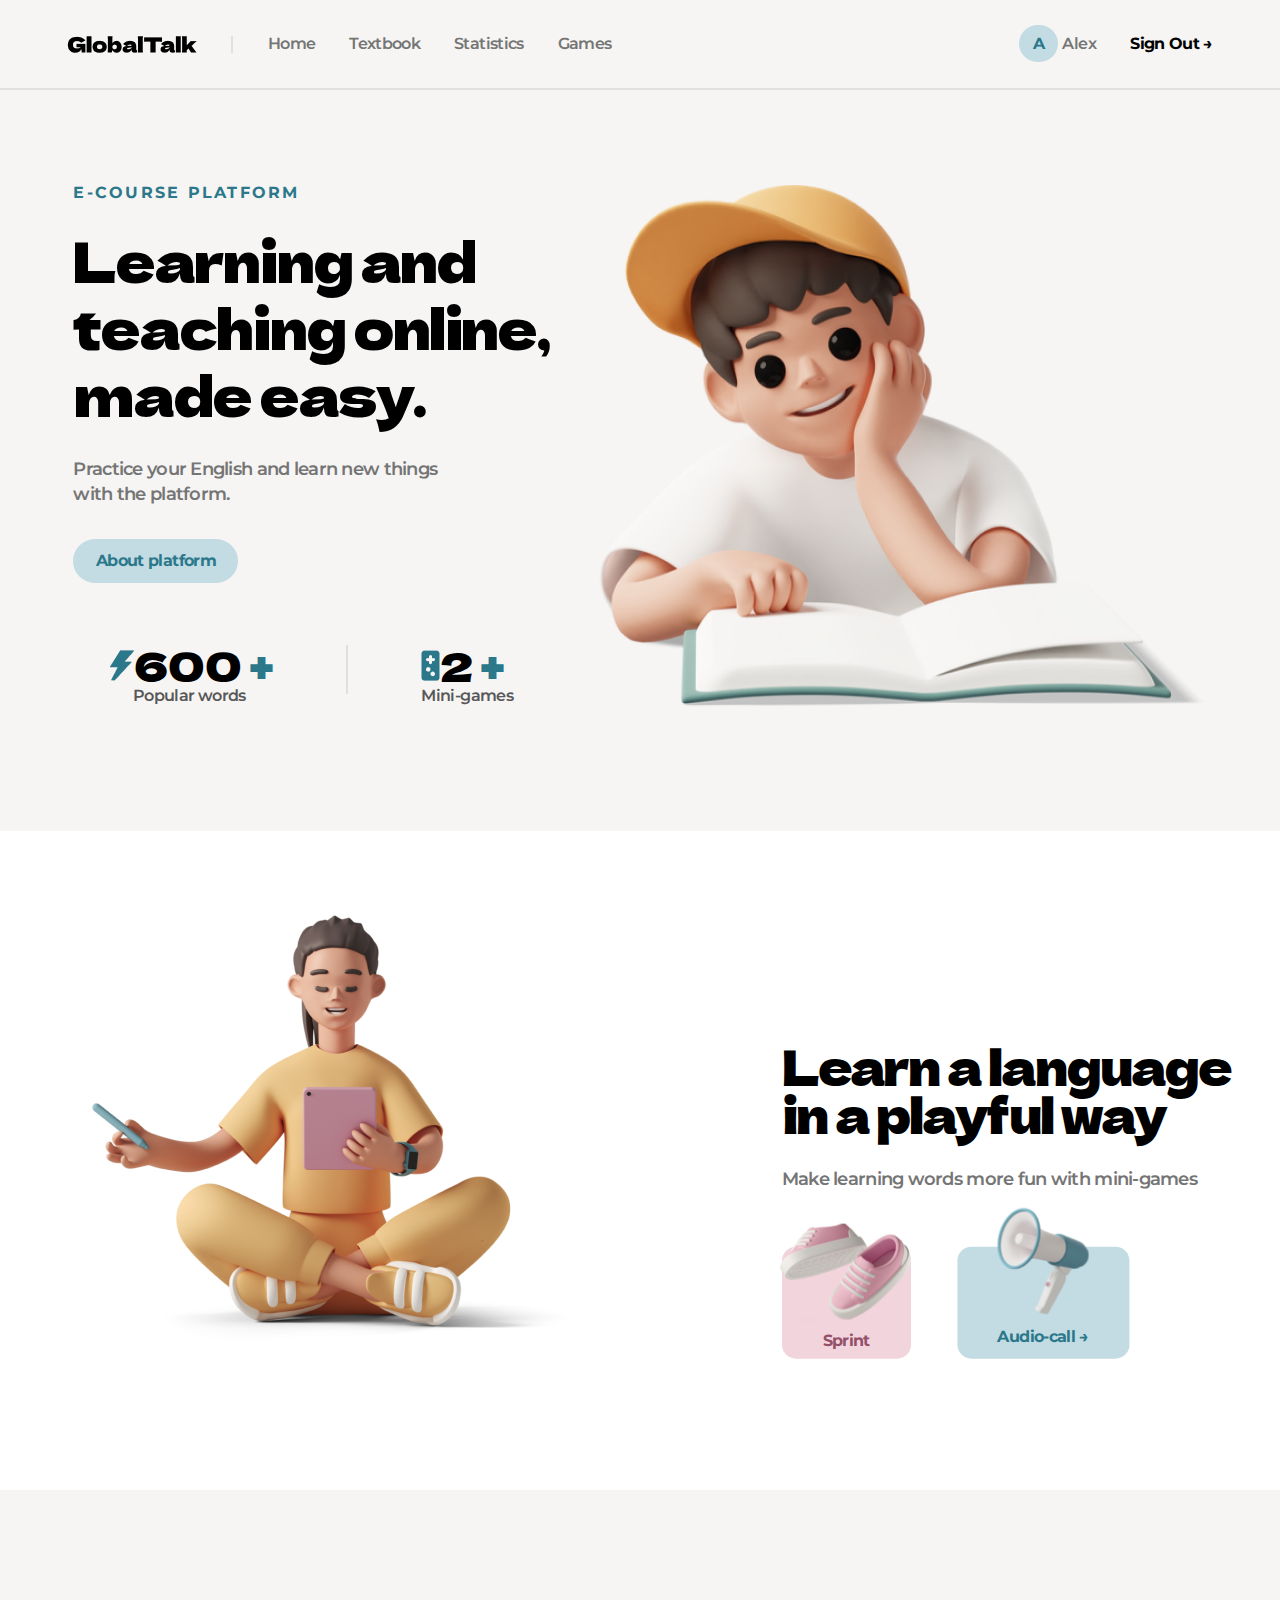
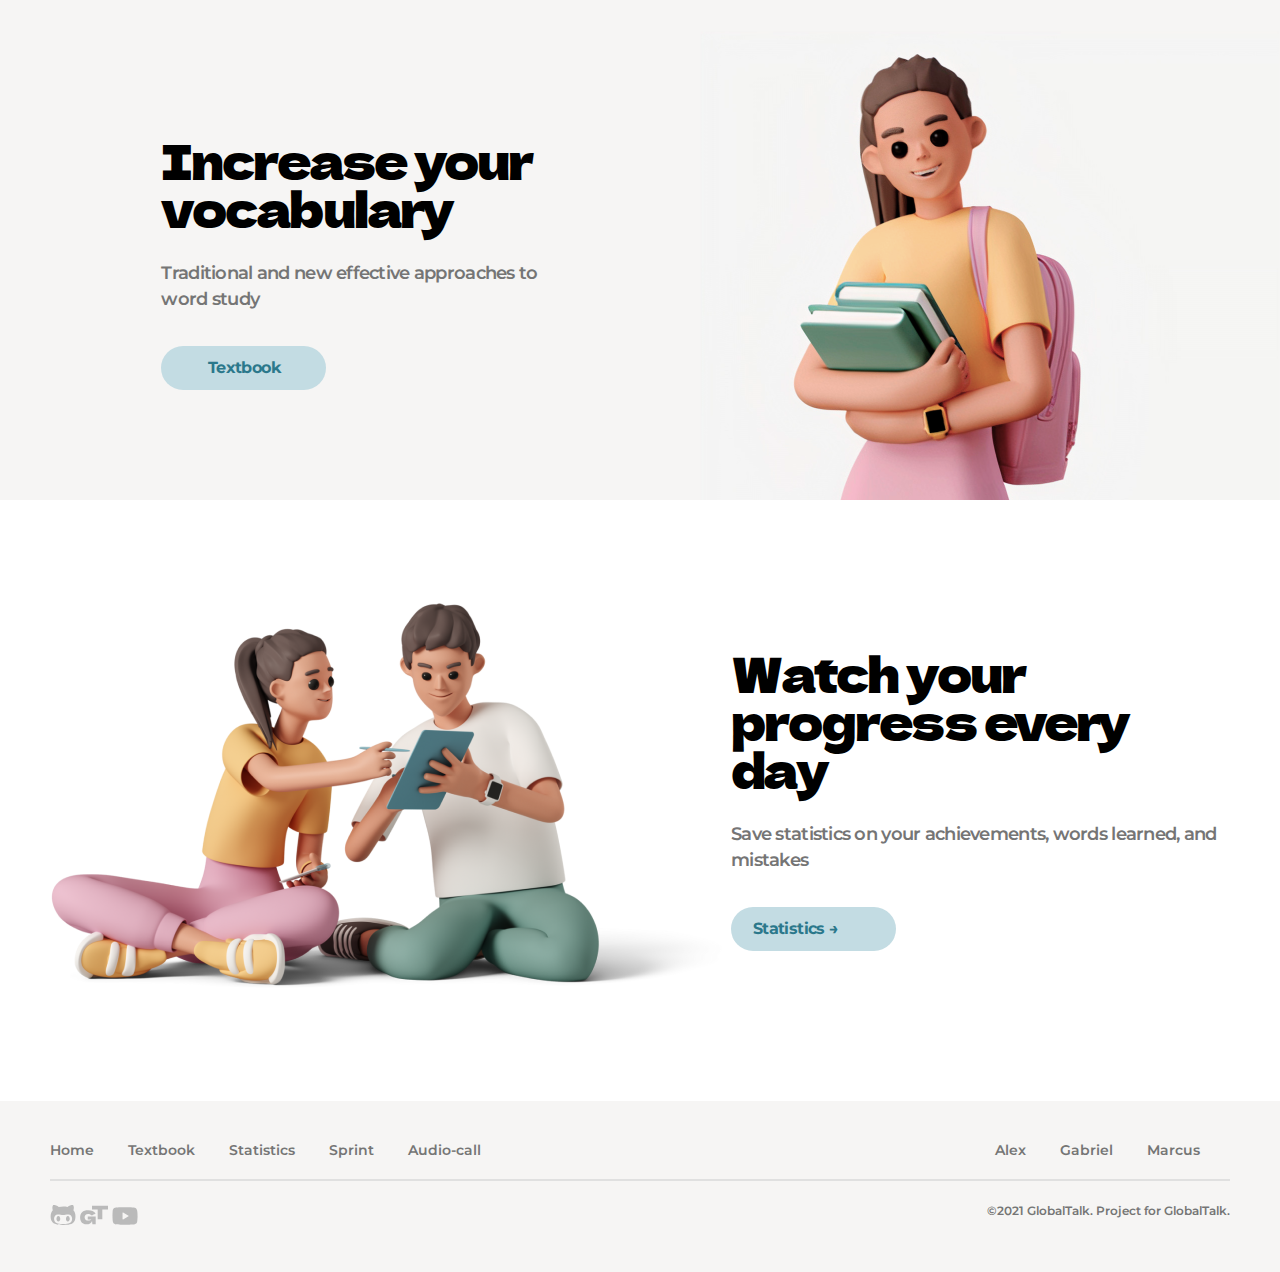
<file: index.htm>
<!DOCTYPE html>
<html lang="en">

<head>
    <meta charset="UTF-8">
    <meta http-equiv="X-UA-Compatible" content="IE=edge">
    <meta name="viewport" content="width=device-width, initial-scale=1.0">
    <title>E-learning</title>
    <link rel="stylesheet" href="assets/css/style.css">
    <link rel="stylesheet" href="assets/css/responsive.css">
</head>

<body>
    <header>
        <div class="container">
            <nav>
                <div class="menu">
                    <svg class="iconasagi" width="24" height="24" viewBox="0 0 24 24" fill="none"
                        xmlns="http://www.w3.org/2000/svg">
                        <path d="M2 7L22 7" stroke="black" stroke-width="1.4" stroke-linecap="square" />
                        <path d="M2 12.5L16 12.5" stroke="black" stroke-width="1.4" stroke-linecap="square" />
                        <path d="M2 18L8 18" stroke="black" stroke-width="1.4" stroke-linecap="square" />
                    </svg>

                    <img src="assets/img/logo.png" alt="" />
                    <hr />
                    <ul>
                        <li>
                            <a href="">Home</a>
                        </li>
                        <li>
                            <a href="">Textbook</a>
                        </li>
                        <li>
                            <a href=""> Statistics</a>
                        </li>
                        <li>
                            <a href="">Games</a>
                        </li>
                    </ul>
                </div>
                <div class="sign">
                    <a href="#">
                        <div>
                            <a class="A" href="#">A</a>
                            <a class="Alex" href="">Alex</a>
                        </div>
                        <svg class="iconasagi" width="9" height="6" viewBox="0 0 9 6" fill="none"
                            xmlns="http://www.w3.org/2000/svg">
                            <path d="M0.764587 0.608887L4.22676 4.07126L7.68914 0.608887" stroke="#757575"
                                stroke-width="1.6" />
                        </svg>
                    </a>
                    <button>Sign Out →</button>
                </div>
            </nav>
        </div>
        <hr />
    </header>

    <section class="firstsection">
        <div class="container">
            <div class="flex0">
                <div>
                    <h2>E-COURSE PLATFORM</h2>
                    <h1>Learning and <br />
                        teaching online, <br />
                        made easy.</h1>
                    <p class="p1">Practice your English and learn new things <br /> with the platform.</p>
                    <p class="res_p">Practice and learn new things with the platform.</p>
                    <button>About platform</button>
                    <div class="flex01">
                        <div>
                            <div class="flex600">
                                <img src="assets/img/vector1.png" alt="">
                                <h1>600 <span>+</span></h1>
                            </div>
                            <p class="p3">Popular words</p>
                        </div>
                        <hr />
                        <div>
                            <div class="flex600">
                                <img src="assets/img/vector2.png" alt="">
                                <h1>2 <span>+</span></h1>
                            </div>
                            <p class="p4">Mini-games</p>
                        </div>

                    </div>

                </div>
                <img class="boy" src="assets/img/casual-life-3d-boy-sitting-at-the-desk-with-open-book 9.png" alt="">
            </div>
        </div>
    </section>

    <section class="secondsection">
        <div class="container">
            <div class="flex2">
                <img src="assets/img/girl.png" alt="">
                <div>
                    <h1>Learn a language <br /> in a playful way</h1>
                    <p>Make learning words more fun with mini-games</p>
                    <div class="icons">
                        <div class="shoes">
                            <img src="assets2/img/shoes.png" alt="">
                            <a href="#">Sprint</a>
                        </div>
                        <div class="audio">
                            <img src="assets2/img/audio.png" alt="">
                            <a href="#">Audio-call →</a>
                        </div>
                    </div>
                </div>
            </div>
        </div>
    </section>

    <section class="thirdsection">
        <div class="flex2">
            <div class="container">
                <h1>Increase your <br /> vocabulary</h1>
                <p>Traditional and new effective approaches to <br /> word study</p>
                <button>Textbook</button>
            </div>
            <img src="assets/img/girl2.png" alt="">
        </div>
    </section>

    <section class="section4">
        <div class="container">
            <div class="flex2">
                <img src="assets/img/guys.png" alt="">
                <div>
                    <h1>Watch your progress every day</h1>
                    <p>Save statistics on your achievements, words learned, and mistakes</p>
                    <button>Statistics →</button>
                </div>
            </div>
        </div>
    </section>
    <footer>
        <div class="container">
            <div class="footer_menu">
                <div>
                    <ul>
                        <li>
                            <a href="">Home</a>
                        </li>
                        <li>
                            <a href="">Textbook</a>
                        </li>
                        <li>
                            <a href="">Statistics</a>
                        </li>
                        <li>
                            <a href="">Sprint</a>
                        </li>
                        <li>
                            <a href="">Audio-call</a>
                        </li>
                    </ul>
                </div>
                <div>
                    <ul>
                        <li>
                            <a href="#">Alex</a>
                        </li>
                        <li>
                            <a href="#">Gabriel</a>
                        </li>
                        <li>
                            <a href="#">Marcus</a>
                        </li>
                    </ul>
                </div>
            </div>
            <hr />
            <div class="footer_menu2">
                <div>
                    <svg width="26" height="20" viewBox="0 0 26 20" fill="none" xmlns="http://www.w3.org/2000/svg">
                        <path
                            d="M10.2615 13.7617C10.2615 14.8432 9.69812 16.613 8.36456 16.613C7.031 16.613 6.4676 14.8432 6.4676 13.7617C6.4676 12.6801 7.031 10.9104 8.36456 10.9104C9.69812 10.9104 10.2615 12.6801 10.2615 13.7617V13.7617ZM25.4527 11.1484C25.4527 12.7992 25.2873 14.5483 24.5482 16.0645C22.5892 20.0284 17.2033 19.9352 13.3473 19.9352C9.42934 19.9352 3.72295 20.0749 1.68644 16.0645C0.931788 14.5638 0.642334 12.7992 0.642334 11.1484C0.642334 8.98016 1.3608 6.93094 2.7874 5.26982C2.51862 4.4522 2.3894 3.59318 2.3894 2.74452C2.3894 1.63193 2.64267 1.07305 3.14405 0.0639648C5.48552 0.0639648 6.98448 0.529698 8.76773 1.9269C10.2667 1.56983 11.807 1.40941 13.3525 1.40941C14.7481 1.40941 16.154 1.55948 17.5082 1.8855C19.2656 0.503823 20.7646 0.0639648 23.0802 0.0639648C23.5868 1.07305 23.8349 1.63193 23.8349 2.74452C23.8349 3.59318 23.7005 4.43668 23.4369 5.23877C24.8583 6.91541 25.4527 8.98016 25.4527 11.1484V11.1484ZM22.1291 13.7617C22.1291 11.4899 20.7491 9.48729 18.3301 9.48729C17.3531 9.48729 16.4176 9.66323 15.4355 9.79778C14.6654 9.9168 13.8952 9.96337 13.1044 9.96337C12.3187 9.96337 11.5486 9.9168 10.7732 9.79778C9.80666 9.66323 8.86077 9.48729 7.87869 9.48729C5.45968 9.48729 4.0796 11.4899 4.0796 13.7617C4.0796 18.3052 8.23534 19.0038 11.8535 19.0038H14.3449C17.9786 19.0038 22.1291 18.3103 22.1291 13.7617V13.7617ZM17.8597 10.9104C16.5261 10.9104 15.9627 12.6801 15.9627 13.7617C15.9627 14.8432 16.5261 16.613 17.8597 16.613C19.1932 16.613 19.7567 14.8432 19.7567 13.7617C19.7567 12.6801 19.1932 10.9104 17.8597 10.9104Z"
                            fill="#BABABA" />
                    </svg>
                    <svg width="28" height="20" viewBox="0 0 28 20" fill="none" xmlns="http://www.w3.org/2000/svg">
                        <path
                            d="M7.75588 11.4868H15.6924V19.1817H12.4211L12.0308 15.8918C11.6591 17.069 10.9962 17.9426 10.042 18.5126C9.08793 19.0825 7.92316 19.3675 6.54774 19.3675C5.29623 19.3675 4.18103 19.0887 3.20213 18.5311C2.23562 17.9735 1.47356 17.1743 0.915961 16.1335C0.37075 15.0926 0.0981445 13.8783 0.0981445 12.4905C0.0981445 10.2724 0.761071 8.51908 2.08692 7.23041C3.41278 5.94173 5.47591 5.29739 8.27631 5.29739C9.87477 5.29739 11.2812 5.5576 12.4955 6.07803C13.7222 6.59846 14.7631 7.40388 15.6181 8.4943C15.0605 8.7793 13.97 9.34929 12.3468 10.2043L11.8821 10.4645C11.3989 9.98124 10.8351 9.6219 10.1907 9.38647C9.5464 9.13864 8.86489 9.01473 8.1462 9.01473C6.95665 9.01473 6.07068 9.3307 5.4883 9.96265C4.90591 10.5822 4.61472 11.3505 4.61472 12.2674C4.61472 13.2587 4.9245 14.0579 5.54406 14.6651C6.17601 15.2723 7.13632 15.5758 8.425 15.5758C8.9826 15.5758 9.52162 15.4953 10.042 15.3342C10.5749 15.1731 11.0209 14.8943 11.3803 14.4978H7.75588V11.4868Z"
                            fill="#BABABA" />
                        <path
                            d="M27.9968 4.53627C26.0514 4.47432 24.1618 4.43714 22.3279 4.42475V14.127H17.6812V4.42475C15.8349 4.43714 13.9515 4.47432 12.0308 4.53627V0.633059H27.9968V4.53627Z"
                            fill="#BABABA" />
                    </svg>

                    <svg width="26" height="18" viewBox="0 0 26 18" fill="none" xmlns="http://www.w3.org/2000/svg">
                        <path fill-rule="evenodd" clip-rule="evenodd"
                            d="M22.7748 0.684539C23.873 0.998319 24.6575 1.78277 24.9713 2.88101C25.5988 4.92058 25.5988 8.99973 25.5988 8.99973C25.5988 8.99973 25.5988 13.0789 25.1282 15.1185C24.8144 16.2167 24.0299 17.0011 22.9317 17.3149C20.8921 17.7856 13.0476 17.7856 13.0476 17.7856C13.0476 17.7856 5.04616 17.7856 3.16347 17.3149C2.06524 17.0011 1.28079 16.2167 0.967014 15.1185C0.496342 13.0789 0.496338 8.99973 0.496338 8.99973C0.496338 8.99973 0.496333 4.92058 0.810114 2.88101C1.12389 1.78277 1.90836 0.998319 3.00659 0.684539C5.04617 0.213867 12.8907 0.213867 12.8907 0.213867C12.8907 0.213867 20.8921 0.213867 22.7748 0.684539ZM10.5373 5.92363C10.5373 5.6165 10.8691 5.42396 11.1358 5.57633L16.519 8.65243C16.7877 8.80599 16.7877 9.19347 16.519 9.34703L11.1358 12.4231C10.8691 12.5755 10.5373 12.383 10.5373 12.0758V5.92363Z"
                            fill="#BABABA" />
                    </svg>
                </div>
                <div>
                    <p>©2021 GlobalTalk. Project for GlobalTalk.</p>
                </div>
            </div>
        </div>
    </footer>

</body>

</html>
</file>
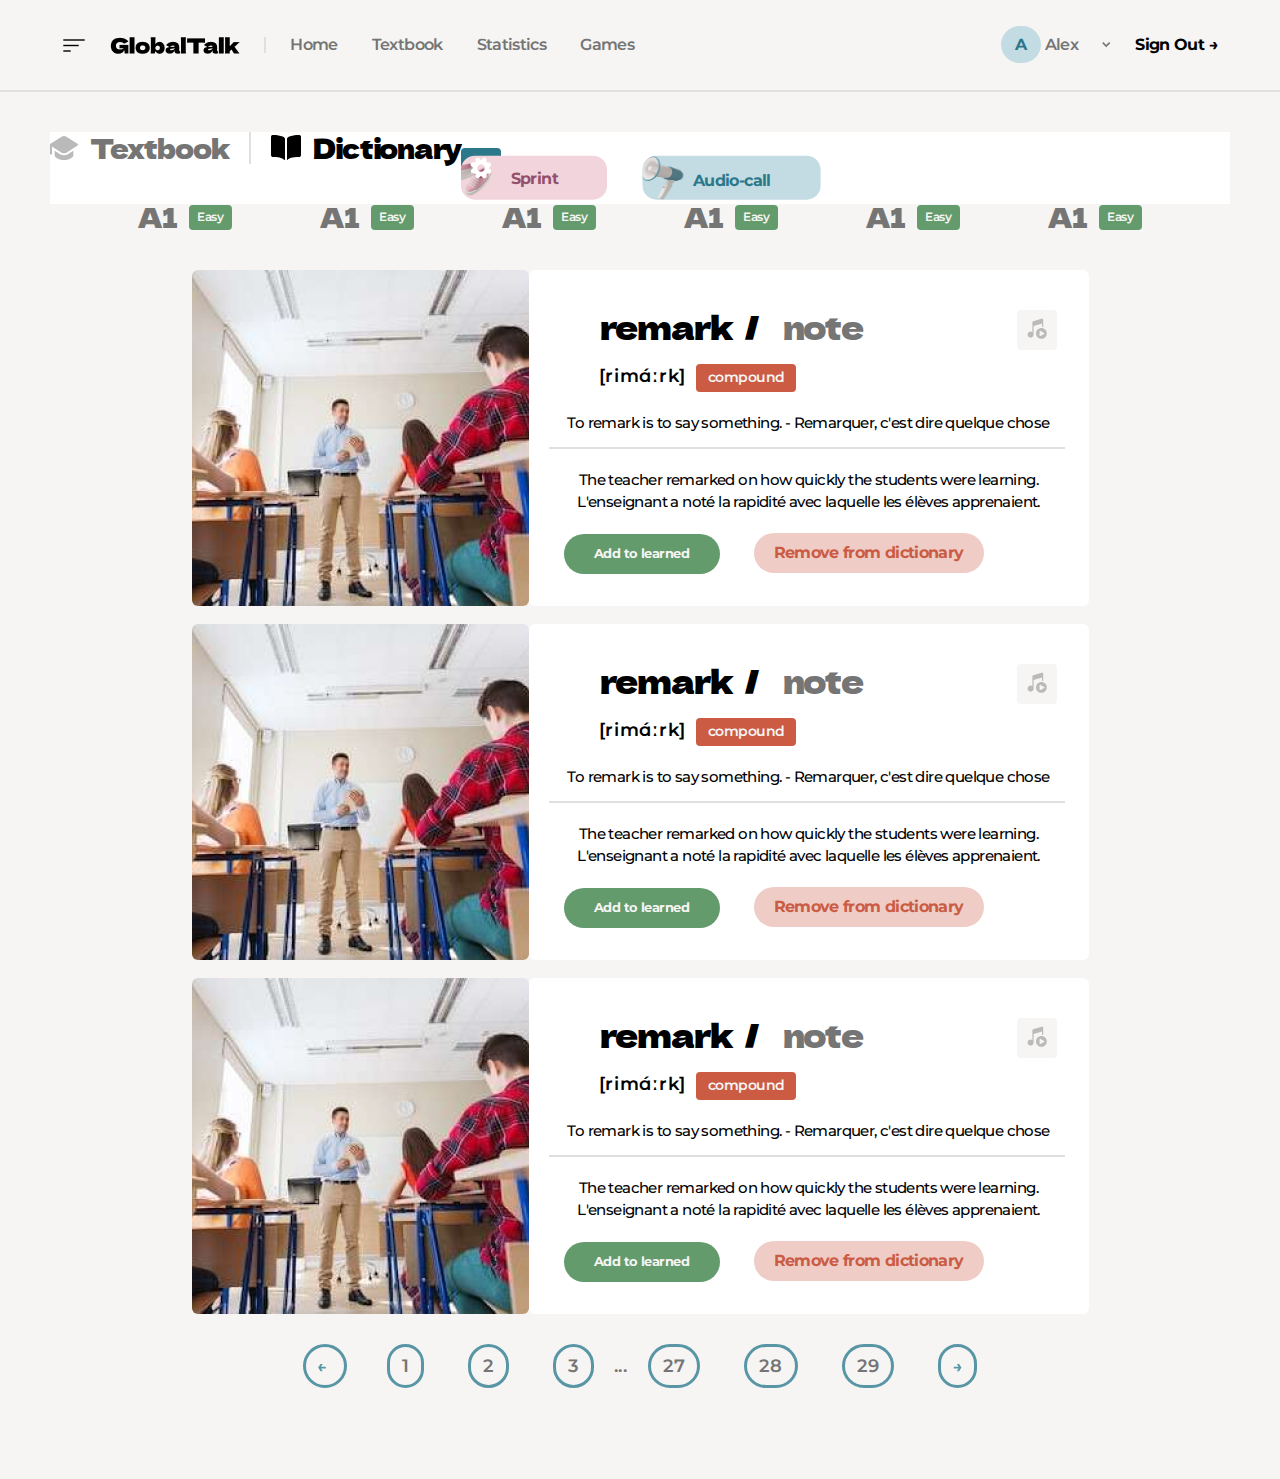
<file: textbook.htm>
<!DOCTYPE html>
<html lang="en">

<head>
    <meta charset="UTF-8">
    <meta http-equiv="X-UA-Compatible" content="IE=edge">
    <meta name="viewport" content="width=device-width, initial-scale=1.0">
    <title>Document</title>
    <link rel="stylesheet" href="assets/css/style.css">
    <link rel="stylesheet" href="assets2/css/style.css">
    <link rel="stylesheet" href="assets2/css/responsive2.css">
</head>

<body>
    <header>
        <div class="container">
            <nav>
                <div class="menu">
                    <svg class="iconasagi" width="24" height="24" viewBox="0 0 24 24" fill="none"
                        xmlns="http://www.w3.org/2000/svg">
                        <path d="M2 7L22 7" stroke="black" stroke-width="1.4" stroke-linecap="square" />
                        <path d="M2 12.5L16 12.5" stroke="black" stroke-width="1.4" stroke-linecap="square" />
                        <path d="M2 18L8 18" stroke="black" stroke-width="1.4" stroke-linecap="square" />
                    </svg>
                    <img src="assets/img/logo.png" alt="" />
                    <hr />
                    <ul>
                        <li>
                            <a href="">Home</a>
                        </li>
                        <li>
                            <a href="">Textbook</a>
                        </li>
                        <li>
                            <a href=""> Statistics</a>
                        </li>
                        <li>
                            <a href="">Games</a>
                        </li>
                    </ul>
                </div>
                <div class="sign">
                    <a href="#">
                        <div>
                            <a class="A" href="#">A</a>
                            <a class="Alex" href="">Alex</a>
                        </div>
                        <svg class="iconasagi" width="9" height="6" viewBox="0 0 9 6" fill="none"
                            xmlns="http://www.w3.org/2000/svg">
                            <path d="M0.764587 0.608887L4.22676 4.07126L7.68914 0.608887" stroke="#757575"
                                stroke-width="1.6" />
                        </svg>
                    </a>
                    <button>Sign Out →</button>
                </div>
            </nav>
        </div>
        <hr />
    </header>

    <section class="section1">
        <div class="container">
            <div class="umumi_flex">
                <div class="flex1">
                    <svg class="svg1" width="28" height="24" viewBox="0 0 28 24" fill="none"
                        xmlns="http://www.w3.org/2000/svg">
                        <path
                            d="M4.66667 19.6667V14.6454L10.08 18.1827C11.2456 18.9442 12.6077 19.3498 14 19.3498C15.3923 19.3498 16.7544 18.9442 17.92 18.1827L23.3333 14.6454V19.6667C23.3333 19.8831 23.2632 20.0936 23.1333 20.2667L23.132 20.268L23.1307 20.2707L23.1267 20.276L23.1147 20.2893L23.0987 20.3107L23.0813 20.3333L22.9667 20.468C22.8321 20.6207 22.6911 20.7675 22.544 20.908C22.1747 21.264 21.624 21.7267 20.8773 22.1853C19.3827 23.1053 17.1187 24 14 24C10.8813 24 8.61867 23.1067 7.12133 22.1853C6.52218 21.8202 5.96349 21.3925 5.45467 20.9093C5.25281 20.7146 5.0627 20.508 4.88533 20.2907L4.87333 20.2773L4.86933 20.2707V20.268C4.73872 20.0947 4.66763 19.8837 4.66667 19.6667ZM27.5467 9.50402L16.8267 16.508C15.9862 17.0573 15.004 17.3498 14 17.3498C12.996 17.3498 12.0138 17.0573 11.1733 16.508L2 10.5147V17.6667C2 17.9319 1.89464 18.1863 1.70711 18.3738C1.51957 18.5613 1.26522 18.6667 1 18.6667C0.734784 18.6667 0.48043 18.5613 0.292893 18.3738C0.105357 18.1863 0 17.9319 0 17.6667V9.33335C0 9.21602 0.02 9.10402 0.0573333 9.00002C-0.0177561 8.78749 -0.0188436 8.55583 0.0542469 8.34261C0.127337 8.12939 0.270319 7.94711 0.46 7.82535L11.212 0.932016C12.0441 0.398702 13.0117 0.115234 14 0.115234C14.9883 0.115234 15.9559 0.398702 16.788 0.932016L27.54 7.82535C27.6804 7.91551 27.7961 8.03937 27.8764 8.18566C27.9566 8.33194 27.9991 8.496 27.9997 8.66287C28.0004 8.82974 27.9593 8.99413 27.8801 9.14105C27.801 9.28797 27.6864 9.41275 27.5467 9.50402Z"
                            fill="#BABABA" />
                    </svg>
                    <a class="text" href="#">Textbook</a>
                    <hr />
                    <svg class="svg2" width="31" height="26" viewBox="0 0 31 26" fill="none"
                        xmlns="http://www.w3.org/2000/svg">
                        <path
                            d="M11.64 1.62498C9.38188 0.54686 6.22563 0.0187346 2 -1.5442e-05C1.60148 -0.00542976 1.21078 0.110777 0.880003 0.33311C0.608496 0.516628 0.386244 0.764052 0.232796 1.05362C0.0793488 1.34319 -0.000592726 1.66602 3.30866e-06 1.99373V19.875C3.30866e-06 21.0837 0.860003 21.9956 2 21.9956C6.44188 21.9956 10.8975 22.4106 13.5663 24.9331C13.6028 24.9678 13.6486 24.9909 13.6982 24.9998C13.7478 25.0086 13.7988 25.0026 13.8451 24.9826C13.8913 24.9626 13.9306 24.9295 13.9581 24.8874C13.9857 24.8453 14.0002 24.796 14 24.7456V3.67623C14.0001 3.53408 13.9697 3.39356 13.9108 3.26417C13.852 3.13478 13.766 3.01954 13.6588 2.92623C13.0474 2.40363 12.3684 1.96593 11.64 1.62498ZM29.12 0.331235C28.7891 0.109456 28.3983 -0.00610267 28 -1.5442e-05C23.7744 0.0187346 20.6181 0.544359 18.36 1.62498C17.6316 1.96531 16.9524 2.40215 16.3406 2.92373C16.2336 3.0172 16.1479 3.13249 16.0891 3.26186C16.0304 3.39122 16 3.53166 16 3.67373V24.7444C16 24.7927 16.0142 24.84 16.041 24.8804C16.0677 24.9207 16.1058 24.9522 16.1504 24.9709C16.195 24.9897 16.2441 24.9949 16.2916 24.9858C16.3392 24.9767 16.3829 24.9538 16.4175 24.92C18.0219 23.3262 20.8375 21.9937 28.0025 21.9944C28.5329 21.9944 29.0416 21.7836 29.4167 21.4086C29.7918 21.0335 30.0025 20.5248 30.0025 19.9944V1.99436C30.0032 1.666 29.9231 1.34251 29.7692 1.05246C29.6153 0.762403 29.3923 0.514705 29.12 0.331235Z"
                            fill="black" />
                    </svg>
                    <a class="dict" href="#">Dictionary </a>
                </div>

                <div class="flex2">
                    <div class="shoes">
                        <img src="assets2/img/shoes.png" alt="">
                        <a href="#">Sprint</a>
                    </div>
                    <div class="audio">
                        <img src="assets2/img/audio.png" alt="">
                        <a href="#">Audio-call </a>
                    </div>
                    <div class="setting">
                        <a href=""><svg width="22" height="22" viewBox="0 0 22 22" fill="none"
                            xmlns="http://www.w3.org/2000/svg">
                            <path
                                d="M16.449 17.2857L17.124 16.6152C20.247 16.7172 20.295 16.6077 20.4322 16.2867L21.2902 14.198L21.354 14L21.2842 13.8267C21.2475 13.7352 21.1342 13.4622 19.1842 11.603V10.625C21.4342 8.45748 21.3862 8.34648 21.258 8.02923L20.4037 5.91873C20.2755 5.60223 20.2267 5.47848 17.1262 5.56323L16.4512 4.86573C16.5209 3.83831 16.4855 2.80645 16.3455 1.78623L16.2585 1.58898L14.028 0.613981C13.6995 0.463981 13.584 0.409981 11.478 2.70348L10.5315 2.68923C8.36323 0.374731 8.26048 0.416731 7.93573 0.547981L5.86198 1.38648C5.53723 1.51773 5.42248 1.56423 5.54848 4.71423L4.87873 5.38173C1.75723 5.27973 1.70923 5.39073 1.57348 5.71023L0.713984 7.79973L0.646484 7.99998L0.716984 8.17398C0.753734 8.26398 0.862485 8.53398 2.81698 10.3955V11.3705C0.566985 13.538 0.615734 13.649 0.744734 13.967L1.59823 16.0797C1.72873 16.403 1.77523 16.5177 4.87498 16.4367L5.54998 17.138C5.48002 18.1638 5.51445 19.1941 5.65273 20.213L5.73973 20.4117L7.98448 21.3927C8.31073 21.5292 8.42398 21.578 10.524 19.2927L11.4705 19.3047C13.6417 21.6222 13.7527 21.5772 14.07 21.449L16.1392 20.6127C16.4662 20.483 16.5802 20.4372 16.449 17.2857ZM7.55548 12.3927C7.29378 11.7088 7.23989 10.9628 7.4006 10.2483C7.5613 9.53381 7.92943 8.88272 8.4588 8.37669C8.98817 7.87067 9.6552 7.53225 10.3762 7.40391C11.0972 7.27557 11.84 7.36302 12.5115 7.65529C13.1829 7.94756 13.7531 8.43162 14.1505 9.04675C14.5479 9.66188 14.7548 10.3807 14.7452 11.1129C14.7355 11.8452 14.5099 12.5583 14.0965 13.1628C13.6831 13.7673 13.1004 14.2362 12.4215 14.5107C11.4952 14.873 10.4631 14.8535 9.55114 14.4565C8.63917 14.0596 7.9216 13.3175 7.55548 12.3927Z"
                                fill="white" />
                        </svg></a>
                    </div>
                </div>


            </div>

            <div class="level">
                <div class="easy">
                    <h2>A1</h2>
                    <div class="paragraph">
                        <p>Easy</p>
                    </div>
                </div>
                <div class="easy">
                    <h2>A1</h2>
                    <div class="paragraph">
                        <p>Easy</p>
                    </div>
                </div>
                <div class="easy">
                    <h2>A1</h2>
                    <div class="paragraph">
                        <p>Easy</p>
                    </div>
                </div>
                <div class="easy">
                    <h2>A1</h2>
                    <div class="paragraph">
                        <p>Easy</p>
                    </div>
                </div>
                <div class="easy">
                    <h2>A1</h2>
                    <div class="paragraph">
                        <p>Easy</p>
                    </div>
                </div>
                <div class="easy">
                    <h2>A1</h2>
                    <div class="paragraph">
                        <p>Easy</p>
                    </div>
                </div>
            </div>
            <div class="flex_textbook">
                <img src="assets2/img/image 55.png" alt="">
                <div class="main">
                    <div class="main1">
                        <div class="remark">
                            <h2>remark</h2>
                            <span>/</span>
                            <h3>note</h3>
                        </div>
                        <div class="remark_audio">
                            <a href="#"><svg width="20" height="21" viewBox="0 0 20 21" fill="none"
                                    xmlns="http://www.w3.org/2000/svg">
                                    <path
                                        d="M16.184 1.6192C16.1558 1.44999 16.0917 1.2888 15.9959 1.14648C15.9001 1.00416 15.7749 0.884034 15.6288 0.794192C15.4827 0.704351 15.319 0.646885 15.1488 0.625668C14.9785 0.604452 14.8057 0.619979 14.642 0.671202L6.24201 3.2956C5.99776 3.37185 5.78428 3.52418 5.63273 3.73035C5.48118 3.93651 5.3995 4.18573 5.39961 4.4416V14.2C4.85897 13.7945 4.19725 13.5835 3.52167 13.601C2.84609 13.6186 2.19622 13.8637 1.67737 14.2967C1.15852 14.7298 0.80107 15.3253 0.662943 15.9868C0.524816 16.6484 0.614101 17.3372 0.916331 17.9416C1.21856 18.5461 1.71603 19.0308 2.32814 19.3172C2.94025 19.6037 3.63114 19.675 4.28887 19.5197C4.9466 19.3645 5.53264 18.9917 5.95203 18.4618C6.37143 17.9318 6.59961 17.2758 6.59961 16.6V8.0416L14.9996 5.416V8.8276C15.4112 8.8636 15.8132 8.9392 16.1996 9.0484V1.816C16.1996 1.7488 16.1936 1.684 16.184 1.6192ZM19.7996 15.4C19.7996 16.8322 19.2307 18.2057 18.218 19.2184C17.2053 20.2311 15.8318 20.8 14.3996 20.8C12.9674 20.8 11.5939 20.2311 10.5812 19.2184C9.56854 18.2057 8.99961 16.8322 8.99961 15.4C8.99961 13.9678 9.56854 12.5943 10.5812 11.5816C11.5939 10.5689 12.9674 10 14.3996 10C15.8318 10 17.2053 10.5689 18.218 11.5816C19.2307 12.5943 19.7996 13.9678 19.7996 15.4ZM17.084 14.878L13.4912 12.898C13.3999 12.8475 13.297 12.8217 13.1927 12.8231C13.0884 12.8245 12.9862 12.8531 12.8963 12.906C12.8064 12.959 12.7319 13.0345 12.6801 13.125C12.6282 13.2156 12.6009 13.3181 12.6008 13.4224V17.3824C12.6007 17.4868 12.6279 17.5895 12.6796 17.6802C12.7314 17.7709 12.8059 17.8466 12.8958 17.8997C12.9857 17.9527 13.088 17.9814 13.1924 17.9829C13.2968 17.9844 13.3998 17.9585 13.4912 17.908L17.084 15.928C17.1778 15.8761 17.256 15.8001 17.3104 15.7077C17.3648 15.6154 17.3935 15.5102 17.3935 15.403C17.3935 15.2958 17.3648 15.1906 17.3104 15.0983C17.256 15.0059 17.1778 14.9299 17.084 14.878Z"
                                        fill="#BABABA" />
                                </svg>
                            </a>
                        </div>
                    </div>
                    <div class="compound">
                        <h5>[rimɑ́ːrk]</h5>
                        <button class="button1">compound</button>
                    </div>
                    <p>To remark is to say something. - Remarquer, c'est dire quelque chose</p>
                    <hr />
                    <p>The teacher remarked on how quickly the students were learning. <br /> L'enseignant a noté la
                        rapidité avec laquelle les élèves apprenaient.</p>
                    <button class="button2">Add to learned</button>
                    <button class="button3">Remove from dictionary</button>
                </div>
            </div>
            <br />
            <div class="flex_textbook" class="a2">
                <img src="assets2/img/image 55.png" alt="">
                <div class="main">
                    <div class="main1">
                        <div class="remark">
                            <h2>remark</h2>
                            <span>/</span>
                            <h3>note</h3>
                        </div>
                        <div class="remark_audio">
                            <a href="#"><svg width="20" height="21" viewBox="0 0 20 21" fill="none"
                                    xmlns="http://www.w3.org/2000/svg">
                                    <path
                                        d="M16.184 1.6192C16.1558 1.44999 16.0917 1.2888 15.9959 1.14648C15.9001 1.00416 15.7749 0.884034 15.6288 0.794192C15.4827 0.704351 15.319 0.646885 15.1488 0.625668C14.9785 0.604452 14.8057 0.619979 14.642 0.671202L6.24201 3.2956C5.99776 3.37185 5.78428 3.52418 5.63273 3.73035C5.48118 3.93651 5.3995 4.18573 5.39961 4.4416V14.2C4.85897 13.7945 4.19725 13.5835 3.52167 13.601C2.84609 13.6186 2.19622 13.8637 1.67737 14.2967C1.15852 14.7298 0.80107 15.3253 0.662943 15.9868C0.524816 16.6484 0.614101 17.3372 0.916331 17.9416C1.21856 18.5461 1.71603 19.0308 2.32814 19.3172C2.94025 19.6037 3.63114 19.675 4.28887 19.5197C4.9466 19.3645 5.53264 18.9917 5.95203 18.4618C6.37143 17.9318 6.59961 17.2758 6.59961 16.6V8.0416L14.9996 5.416V8.8276C15.4112 8.8636 15.8132 8.9392 16.1996 9.0484V1.816C16.1996 1.7488 16.1936 1.684 16.184 1.6192ZM19.7996 15.4C19.7996 16.8322 19.2307 18.2057 18.218 19.2184C17.2053 20.2311 15.8318 20.8 14.3996 20.8C12.9674 20.8 11.5939 20.2311 10.5812 19.2184C9.56854 18.2057 8.99961 16.8322 8.99961 15.4C8.99961 13.9678 9.56854 12.5943 10.5812 11.5816C11.5939 10.5689 12.9674 10 14.3996 10C15.8318 10 17.2053 10.5689 18.218 11.5816C19.2307 12.5943 19.7996 13.9678 19.7996 15.4ZM17.084 14.878L13.4912 12.898C13.3999 12.8475 13.297 12.8217 13.1927 12.8231C13.0884 12.8245 12.9862 12.8531 12.8963 12.906C12.8064 12.959 12.7319 13.0345 12.6801 13.125C12.6282 13.2156 12.6009 13.3181 12.6008 13.4224V17.3824C12.6007 17.4868 12.6279 17.5895 12.6796 17.6802C12.7314 17.7709 12.8059 17.8466 12.8958 17.8997C12.9857 17.9527 13.088 17.9814 13.1924 17.9829C13.2968 17.9844 13.3998 17.9585 13.4912 17.908L17.084 15.928C17.1778 15.8761 17.256 15.8001 17.3104 15.7077C17.3648 15.6154 17.3935 15.5102 17.3935 15.403C17.3935 15.2958 17.3648 15.1906 17.3104 15.0983C17.256 15.0059 17.1778 14.9299 17.084 14.878Z"
                                        fill="#BABABA" />
                                </svg>
                            </a>
                        </div>
                    </div>
                    <div class="compound">
                        <h5>[rimɑ́ːrk]</h5>
                        <button class="button1">compound</button>
                    </div>
                    <p>To remark is to say something. - Remarquer, c'est dire quelque chose</p>
                    <hr />
                    <p>The teacher remarked on how quickly the students were learning. <br /> L'enseignant a noté la
                        rapidité avec laquelle les élèves apprenaient.</p>
                    <button class="button2">Add to learned</button>
                    <button class="button3">Remove from dictionary</button>
                </div>
            </div>
            <br />

            <div class="flex_textbook" class="a2">
                <img src="assets2/img/image 55.png" alt="">
                <div class="main">
                    <div class="main1">
                        <div class="remark">
                            <h2>remark</h2>
                            <span>/</span>
                            <h3>note</h3>
                        </div>
                        <div class="remark_audio">
                            <a href="#"><svg width="20" height="21" viewBox="0 0 20 21" fill="none"
                                    xmlns="http://www.w3.org/2000/svg">
                                    <path
                                        d="M16.184 1.6192C16.1558 1.44999 16.0917 1.2888 15.9959 1.14648C15.9001 1.00416 15.7749 0.884034 15.6288 0.794192C15.4827 0.704351 15.319 0.646885 15.1488 0.625668C14.9785 0.604452 14.8057 0.619979 14.642 0.671202L6.24201 3.2956C5.99776 3.37185 5.78428 3.52418 5.63273 3.73035C5.48118 3.93651 5.3995 4.18573 5.39961 4.4416V14.2C4.85897 13.7945 4.19725 13.5835 3.52167 13.601C2.84609 13.6186 2.19622 13.8637 1.67737 14.2967C1.15852 14.7298 0.80107 15.3253 0.662943 15.9868C0.524816 16.6484 0.614101 17.3372 0.916331 17.9416C1.21856 18.5461 1.71603 19.0308 2.32814 19.3172C2.94025 19.6037 3.63114 19.675 4.28887 19.5197C4.9466 19.3645 5.53264 18.9917 5.95203 18.4618C6.37143 17.9318 6.59961 17.2758 6.59961 16.6V8.0416L14.9996 5.416V8.8276C15.4112 8.8636 15.8132 8.9392 16.1996 9.0484V1.816C16.1996 1.7488 16.1936 1.684 16.184 1.6192ZM19.7996 15.4C19.7996 16.8322 19.2307 18.2057 18.218 19.2184C17.2053 20.2311 15.8318 20.8 14.3996 20.8C12.9674 20.8 11.5939 20.2311 10.5812 19.2184C9.56854 18.2057 8.99961 16.8322 8.99961 15.4C8.99961 13.9678 9.56854 12.5943 10.5812 11.5816C11.5939 10.5689 12.9674 10 14.3996 10C15.8318 10 17.2053 10.5689 18.218 11.5816C19.2307 12.5943 19.7996 13.9678 19.7996 15.4ZM17.084 14.878L13.4912 12.898C13.3999 12.8475 13.297 12.8217 13.1927 12.8231C13.0884 12.8245 12.9862 12.8531 12.8963 12.906C12.8064 12.959 12.7319 13.0345 12.6801 13.125C12.6282 13.2156 12.6009 13.3181 12.6008 13.4224V17.3824C12.6007 17.4868 12.6279 17.5895 12.6796 17.6802C12.7314 17.7709 12.8059 17.8466 12.8958 17.8997C12.9857 17.9527 13.088 17.9814 13.1924 17.9829C13.2968 17.9844 13.3998 17.9585 13.4912 17.908L17.084 15.928C17.1778 15.8761 17.256 15.8001 17.3104 15.7077C17.3648 15.6154 17.3935 15.5102 17.3935 15.403C17.3935 15.2958 17.3648 15.1906 17.3104 15.0983C17.256 15.0059 17.1778 14.9299 17.084 14.878Z"
                                        fill="#BABABA" />
                                </svg>
                            </a>
                        </div>
                    </div>
                    <div class="compound">
                        <h5>[rimɑ́ːrk]</h5>
                        <button class="button1">compound</button>
                    </div>
                    <p>To remark is to say something. - Remarquer, c'est dire quelque chose</p>
                    <hr />
                    <p>The teacher remarked on how quickly the students were learning. <br /> L'enseignant a noté la
                        rapidité avec laquelle les élèves apprenaient.</p>
                    <button class="button2">Add to learned</button>
                    <button class="button3">Remove from dictionary</button>
                </div>
            </div>

            <div class="umumi">
                <div class="sehife_kecid">
                    <a href="#"><svg width="8" height="9" viewBox="0 0 8 9" fill="none"
                            xmlns="http://www.w3.org/2000/svg">
                            <path
                                d="M2.552 8.2L0.184 4.584L2.552 0.967999H4.712L2.536 4.584L4.712 8.2H2.552ZM2.072 5.464V3.72H7.8V5.464H2.072Z"
                                fill="#5996A5" />
                        </svg>
                    </a>
                    <a href="#">1</a>
                    <a class="kecid2" href="#">2</a>
                    <a href="#">3</a>
                </div>
                <a href="">...</a>
                <div class="sehife_kecid">
                    <a href="">27</a>
                    <a href="">28</a>
                    <a href="">29</a>
                    <a href=""><svg width="9" height="9" viewBox="0 0 9 9" fill="none"
                            xmlns="http://www.w3.org/2000/svg">
                            <path
                                d="M6.048 0.983999L8.416 4.584L6.048 8.216H3.888L6.064 4.584L3.888 0.983999H6.048ZM6.528 3.72V5.464H0.8V3.72H6.528Z"
                                fill="#5996A5" />
                        </svg>
                    </a>
                </div>
            </div>
        </div>
    </section>

    <!-- <footer>
        <div class="container">
            <div class="footer_menu">
                <div>
                    <ul>
                        <li>
                            <a href="">Home</a>
                        </li>
                        <li>
                            <a href="">Textbook</a>
                        </li>
                        <li>
                            <a href="">Statistics</a>
                        </li>
                        <li>
                            <a href="">Sprint</a>
                        </li>
                        <li>
                            <a href="">Audio-call</a>
                        </li>
                    </ul>
                </div>
                <div>
                    <ul>
                        <li>
                            <a href="#">Alex</a>
                        </li>
                        <li>
                            <a href="#">Gabriel</a>
                        </li>
                        <li>
                            <a href="#">Marcus</a>
                        </li>
                    </ul>
                </div>
            </div>
            <hr />
            <div class="footer_menu">
                <div>
                    <svg width="26" height="20" viewBox="0 0 26 20" fill="none" xmlns="http://www.w3.org/2000/svg">
                        <path
                            d="M10.2615 13.7617C10.2615 14.8432 9.69812 16.613 8.36456 16.613C7.031 16.613 6.4676 14.8432 6.4676 13.7617C6.4676 12.6801 7.031 10.9104 8.36456 10.9104C9.69812 10.9104 10.2615 12.6801 10.2615 13.7617V13.7617ZM25.4527 11.1484C25.4527 12.7992 25.2873 14.5483 24.5482 16.0645C22.5892 20.0284 17.2033 19.9352 13.3473 19.9352C9.42934 19.9352 3.72295 20.0749 1.68644 16.0645C0.931788 14.5638 0.642334 12.7992 0.642334 11.1484C0.642334 8.98016 1.3608 6.93094 2.7874 5.26982C2.51862 4.4522 2.3894 3.59318 2.3894 2.74452C2.3894 1.63193 2.64267 1.07305 3.14405 0.0639648C5.48552 0.0639648 6.98448 0.529698 8.76773 1.9269C10.2667 1.56983 11.807 1.40941 13.3525 1.40941C14.7481 1.40941 16.154 1.55948 17.5082 1.8855C19.2656 0.503823 20.7646 0.0639648 23.0802 0.0639648C23.5868 1.07305 23.8349 1.63193 23.8349 2.74452C23.8349 3.59318 23.7005 4.43668 23.4369 5.23877C24.8583 6.91541 25.4527 8.98016 25.4527 11.1484V11.1484ZM22.1291 13.7617C22.1291 11.4899 20.7491 9.48729 18.3301 9.48729C17.3531 9.48729 16.4176 9.66323 15.4355 9.79778C14.6654 9.9168 13.8952 9.96337 13.1044 9.96337C12.3187 9.96337 11.5486 9.9168 10.7732 9.79778C9.80666 9.66323 8.86077 9.48729 7.87869 9.48729C5.45968 9.48729 4.0796 11.4899 4.0796 13.7617C4.0796 18.3052 8.23534 19.0038 11.8535 19.0038H14.3449C17.9786 19.0038 22.1291 18.3103 22.1291 13.7617V13.7617ZM17.8597 10.9104C16.5261 10.9104 15.9627 12.6801 15.9627 13.7617C15.9627 14.8432 16.5261 16.613 17.8597 16.613C19.1932 16.613 19.7567 14.8432 19.7567 13.7617C19.7567 12.6801 19.1932 10.9104 17.8597 10.9104Z"
                            fill="#BABABA" />
                    </svg>
                    <svg width="28" height="20" viewBox="0 0 28 20" fill="none" xmlns="http://www.w3.org/2000/svg">
                        <path
                            d="M7.75588 11.4868H15.6924V19.1817H12.4211L12.0308 15.8918C11.6591 17.069 10.9962 17.9426 10.042 18.5126C9.08793 19.0825 7.92316 19.3675 6.54774 19.3675C5.29623 19.3675 4.18103 19.0887 3.20213 18.5311C2.23562 17.9735 1.47356 17.1743 0.915961 16.1335C0.37075 15.0926 0.0981445 13.8783 0.0981445 12.4905C0.0981445 10.2724 0.761071 8.51908 2.08692 7.23041C3.41278 5.94173 5.47591 5.29739 8.27631 5.29739C9.87477 5.29739 11.2812 5.5576 12.4955 6.07803C13.7222 6.59846 14.7631 7.40388 15.6181 8.4943C15.0605 8.7793 13.97 9.34929 12.3468 10.2043L11.8821 10.4645C11.3989 9.98124 10.8351 9.6219 10.1907 9.38647C9.5464 9.13864 8.86489 9.01473 8.1462 9.01473C6.95665 9.01473 6.07068 9.3307 5.4883 9.96265C4.90591 10.5822 4.61472 11.3505 4.61472 12.2674C4.61472 13.2587 4.9245 14.0579 5.54406 14.6651C6.17601 15.2723 7.13632 15.5758 8.425 15.5758C8.9826 15.5758 9.52162 15.4953 10.042 15.3342C10.5749 15.1731 11.0209 14.8943 11.3803 14.4978H7.75588V11.4868Z"
                            fill="#BABABA" />
                        <path
                            d="M27.9968 4.53627C26.0514 4.47432 24.1618 4.43714 22.3279 4.42475V14.127H17.6812V4.42475C15.8349 4.43714 13.9515 4.47432 12.0308 4.53627V0.633059H27.9968V4.53627Z"
                            fill="#BABABA" />
                    </svg>

                    <svg width="26" height="18" viewBox="0 0 26 18" fill="none" xmlns="http://www.w3.org/2000/svg">
                        <path fill-rule="evenodd" clip-rule="evenodd"
                            d="M22.7748 0.684539C23.873 0.998319 24.6575 1.78277 24.9713 2.88101C25.5988 4.92058 25.5988 8.99973 25.5988 8.99973C25.5988 8.99973 25.5988 13.0789 25.1282 15.1185C24.8144 16.2167 24.0299 17.0011 22.9317 17.3149C20.8921 17.7856 13.0476 17.7856 13.0476 17.7856C13.0476 17.7856 5.04616 17.7856 3.16347 17.3149C2.06524 17.0011 1.28079 16.2167 0.967014 15.1185C0.496342 13.0789 0.496338 8.99973 0.496338 8.99973C0.496338 8.99973 0.496333 4.92058 0.810114 2.88101C1.12389 1.78277 1.90836 0.998319 3.00659 0.684539C5.04617 0.213867 12.8907 0.213867 12.8907 0.213867C12.8907 0.213867 20.8921 0.213867 22.7748 0.684539ZM10.5373 5.92363C10.5373 5.6165 10.8691 5.42396 11.1358 5.57633L16.519 8.65243C16.7877 8.80599 16.7877 9.19347 16.519 9.34703L11.1358 12.4231C10.8691 12.5755 10.5373 12.383 10.5373 12.0758V5.92363Z"
                            fill="#BABABA" />
                    </svg>
                </div>
                <div>
                    <p>©2021 GlobalTalk. Project for GlobalTalk.</p>
                </div>
            </div>
        </div>
    </footer>  -->
</body>

</html>
</file>
<file: assets/css/style.css>
@import url('https://fonts.googleapis.com/css2?family=Bebas+Neue&family=Montserrat:ital,wght@0,100;0,200;0,300;0,400;0,500;0,600;0,700;0,800;0,900;1,100;1,200;1,300;1,400;1,500;1,600;1,700;1,800;1,900&family=Nova+Square&family=Open+Sans:ital,wght@0,300;0,400;0,500;0,600;0,700;0,800;1,300;1,400;1,500;1,600;1,800&family=Rajdhani:wght@300;400;500;600;700&family=Raleway:ital,wght@0,100;0,200;0,300;0,400;0,500;0,600;0,700;0,800;0,900;1,100;1,200;1,300;1,400;1,500;1,600;1,700;1,800;1,900&display=swap');
@import url('https://fonts.googleapis.com/css2?family=Bebas+Neue&family=Dela+Gothic+One&family=Montserrat:ital,wght@0,100;0,200;0,300;0,400;0,500;0,600;0,700;0,800;0,900;1,100;1,200;1,300;1,400;1,500;1,600;1,700;1,800;1,900&family=Nova+Square&family=Open+Sans:ital,wght@0,300;0,400;0,500;0,600;0,700;0,800;1,300;1,400;1,500;1,600;1,800&family=Rajdhani:wght@300;400;500;600;700&family=Raleway:ital,wght@0,100;0,200;0,300;0,400;0,500;0,600;0,700;0,800;0,900;1,100;1,200;1,300;1,400;1,500;1,600;1,700;1,800;1,900&display=swap');

* {
    margin: 0;
    padding: 0;
    box-sizing: border-box;
}

.container {
    max-width: 1180px;
    margin: auto;
}

:root {
    --mons: 'Montserrat', sans-serif;
    --dela: 'Dela Gothic One', cursive;
}

header {
    background: #F6F5F4;
}

header nav {
    display: flex;
    justify-content: space-between;
    align-items: center;
    padding-bottom: 33px;
    padding-top: 33px;
}

header .menu {
    display: flex;
    align-items: center;
    justify-content: space-around;
    flex-grow: 0.2;
}

.menu img{
    text-align: center;
}
.menu hr {
    width: 0px;
    height: 16.87px;
    border: 1.20466px solid #E0E0E0;
}

.menu ul li {
    display: inline;
    margin-right: 30px;
}

.menu ul li a {
    font-family: var(--mons);
    font-style: normal;
    font-weight: 600;
    font-size: 16px;
    line-height: 140%;
    letter-spacing: -0.04em;
    color: #757575;
    text-decoration: none;
}

.menu li a:hover {
    color: #000;
}

.sign {
    display: flex;
    align-items: center;
    justify-content: space-around;
    flex-grow: 0.2;
}

.A {
    padding: 9px 14px;
    gap: 14px;
    width: 41px;
    height: 40px;
    background: #C3DCE3;
    border-radius: 100px;
    font-family: var(--mons);
    font-style: normal;
    font-weight: 700;
    font-size: 16px;
    line-height: 140%;
    /* display: flex;
    align-items: center; */
    text-align: center;
    letter-spacing: -0.04em;
    color: #2B788B;
    text-decoration: none;
}

.Alex {
    font-family: var(--mons);
    font-style: normal;
    font-weight: 600;
    font-size: 16px;
    line-height: 140%;
    letter-spacing: -0.04em;
    color: #757575;
    text-decoration: none;
}

nav button {
    font-family: 'Montserrat';
    font-style: normal;
    font-weight: 700;
    font-size: 16px;
    line-height: 100%;
    letter-spacing: -0.04em;
    color: #000000;
    background: none;
    border: none;
}

header hr {
    border: 1.20466px solid #E0E0E0;
    ;
}

/* .firstsection css start */

.firstsection {
    padding-top: 94.61px;
    padding-bottom: 123.72px;
    background: #F6F5F4;
}

.firstsection h2 {
    font-family: var(--mons);
    font-style: normal;
    font-weight: 700;
    font-size: 16px;
    line-height: 100%;
    letter-spacing: 0.14em;
    text-transform: uppercase;
    color: #2B788B;
    margin-bottom: 24px;
}

.firstsection h1 {
    font-family: var(--dela);
    font-style: normal;
    font-weight: 400;
    font-size: 56px;
    line-height: 120%;
    letter-spacing: -0.04em;
    color: #000000;
}

.p1 {
    font-family: var(--mons);
    font-style: normal;
    font-weight: 600;
    font-size: 18px;
    line-height: 140%;
    letter-spacing: -0.04em;
    color: #757575;
    margin-top: 30px;
}

.flex600{
    display: flex;
    align-items: center;
    
}

.flex600 h1{
    font-family: 'Dela Gothic One';
font-style: normal;
font-weight: 400;
font-size: 40px;
line-height: 100%;
letter-spacing: -0.02em;
color: #000000;
}

.flex600 span{
    color: #2B788B !important;
}

.firstsection button {
    padding: 14px 22px;
    gap: 19px;
    width: 165px;
    height: 44px;
    background: #C3DCE3;
    border-radius: 100px;
    font-family: var(--mons);
    font-style: normal;
    font-weight: 700;
    font-size: 16px;
    line-height: 100%;
    letter-spacing: -0.04em;
    color: #2B788B;
    border: none;
    margin-top: 32px;
    margin-bottom: 62px;
}

.flex0 {
    display: flex;
    justify-content: space-around;
}

.flex01 {
    display: flex;
    justify-content: space-around;
}

.p2 {
    font-family: var(--dela);
    font-style: normal;
    font-weight: 400;
    font-size: 40px;
    line-height: 100%;
    letter-spacing: -0.02em;
    color: #000000;
}

.p3 {
    font-family: var(--mons);
    font-style: normal;
    font-weight: 600;
    font-size: 16px;
    line-height: 140%;
    letter-spacing: -0.04em;
    color: #585858;
    margin-left: 23px;
}

.firstsection hr {
    width: 0px;
    height: 48.78px;
    border: 1.21942px solid #E0E0E0;
}

.p4 {
    font-family: 'Montserrat';
    font-style: normal;
    font-weight: 600;
    font-size: 16px;
    line-height: 140%;
    letter-spacing: -0.04em;
    color: #585858;
}

.boy{
    height: auto;
}

/* .secondsection css start */

.secondsection {
    padding-top: 77.5px;
    padding-bottom: 135px;
}

.secondsection h1 {
    font-family: var(--dela);
    font-style: normal;
    font-weight: 400;
    font-size: 48px;
    line-height: 100%;
    letter-spacing: -0.04em;
    color: #000000;
}

.secondsection p {
    font-family: var(--mons);
    font-style: normal;
    font-weight: 600;
    font-size: 18px;
    line-height: 140%;
    letter-spacing: -0.04em;
    color: #757575;
    margin-bottom: 30px;
    margin-top: 30px;
}

.flex2 {
    display: flex;
    align-items: center;
    justify-content: space-between;
}


.shoes {
    display: flex;
    flex-direction: column;
    align-items: center;
    background: #F2D4DC;
    border-radius: 14px;
    width: 129px;
    height: 112px;
    position: absolute;
    transform: translate(0,22%);
}

.shoes img {
    position: relative;
    left: 0;
    bottom: 23.5px;
}

.shoes a{
    font-family: 'Montserrat';
font-style: normal;
font-weight: 700;
font-size: 16px;
line-height: 100%;
letter-spacing: -0.04em;
color: #945069;
text-decoration: none;
position: relative;
left: 0;
bottom: 20px;
}


.audio {
    display: flex;
    flex-direction: column;
    align-items: center;
    gap: 19px;
    position: absolute;
    width: 172px;
    height: 112px;
    background: #C3DCE3;
    border-radius: 14px;
    transform: translate(102%,22%);
}

.audio img {
    position: relative;
    left: 0;
    bottom: 39.5px;
}

.audio a {
    font-family: var(--mons);
font-style: normal;
font-weight: 700;
font-size: 16px;
line-height: 100%;
letter-spacing: -0.04em;
color: #2B788B;
text-decoration: none;
position: relative;
left: 0;
bottom: 44px;
}



/* .thirdsection css start */

.thirdsection {
    background: #F6F5F4;
    padding-top: 136.01px;
}

.thirdsection h1 {
    font-family: var(--dela);
    font-style: normal;
    font-weight: 400;
    font-size: 48px;
    line-height: 100%;
    letter-spacing: -0.04em;
    color: #000000;
}

.thirdsection p {
    font-family: var(--mons);
    font-style: normal;
    font-weight: 600;
    font-size: 18px;
    line-height: 140%;
    letter-spacing: -0.04em;
    color: #757575;
    margin-top: 30px;
    margin-bottom: 34px
}

.thirdsection button {
    font-family: var(--mons);
    font-style: normal;
    font-weight: 700;
    font-size: 16px;
    line-height: 100%;
    letter-spacing: -0.04em;
    color: #2B788B;
    border: none;
    padding: 14px 22px;
    gap: 19px;
    width: 165px;
    height: 44px;
    background: #C3DCE3;
    border-radius: 100px;
}

/* .section4 start */

.section4 {
    margin-top: 95px;
    padding-bottom: 96px;
}

.section4 h1 {
    font-family: var(--dela);
    font-style: normal;
    font-weight: 400;
    font-size: 48px;
    line-height: 100%;
    letter-spacing: -0.04em;
    color: #000000;

}

.section4 p {
    font-family: var(--mons);
    font-style: normal;
    font-weight: 600;
    font-size: 18px;
    line-height: 140%;
    letter-spacing: -0.04em;
    color: #757575;
    margin-top: 30px;
    margin-bottom: 34px;
}

.section4 button {
    font-family: var(--mons);
    font-style: normal;
    font-weight: 700;
    font-size: 16px;
    line-height: 100%;
    /* identical to box height, or 16px */

    display: flex;
    align-items: center;
    letter-spacing: -0.04em;
    color: #2B788B;
    padding: 14px 22px;
    gap: 19px;
    width: 165px;
    height: 44px;
    background: #C3DCE3;
    border-radius: 100px;
    border: none;
}

/* footer css start */

footer {
    background: #F6F5F4;
    padding-top: 40px;
    padding-bottom: 43px;
}

footer ul li {
    display: inline;
    margin-right: 30px;
}

footer ul li a {
    font-family: var(--mons);
    font-style: normal;
    font-weight: 600;
    font-size: 14px;
    line-height: 100%;
    color: #757575;
    text-decoration: none;
}

.footer_menu {
    display: flex;
    justify-content: space-between;
}

.footer_menu2 {
    display: flex;
    justify-content: space-between;
}

footer hr {
    border: 1.20466px solid #E0E0E0;
    margin-top: 20px;
    margin-bottom: 24px;
}

footer p {
    font-family: var(--mons);
    font-style: normal;
    font-weight: 600;
    font-size: 12px;
    line-height: 100%;
    color: #757575;
}

.footer_menu div svg {
    margin-right: 34px;
}
</file>
<file: assets/css/responsive.css>
@media only screen and (max-width:1400px) {
    .iconasagi {
        display: none;
    }

    .res_p {
        display: none;
    }
}


@media only screen and (max-width:992px) {
    .boy {
        width: 400px;
    }

    .menu ul {
        display: none;
    }

    .menu hr {
        display: none;
    }

    nav button {
        display: none;
    }

    .iconasagi {
        display: block;
    }

    .flex0 {
        text-align: center;
    }

    .flex0 h1 {
        font-size: 32px;
    }

    .firstsection h2 {
        font-size: 12px;
        margin-bottom: 8px;
    }

    .p1 {
        display: none;
    }

    .res_p {
        display: block;
        font-family: 'Montserrat';
        font-style: normal;
        font-weight: 600;
        font-size: 14px;
        line-height: 140%;
        text-align: center;
        letter-spacing: -0.04em;
        color: #757575;
        margin-top: 12px;
    }

    .flex600 h1 {
        font-size: 20px;
    }

    .flex600 img {
        width: 11%;
    }

    .flex0 p {
        font-size: 12px;
        margin: 0;
    }

    .firstsection button {
        margin-bottom: 22px;
    }

    .firstsection hr {
        height: 32px;
    }

    .boy {
        width: 335px;
        height: 280px;
        margin: auto;
    }

    .flex2 {
        flex-direction: column;
    }

    .flex2 img {
        width: 335px;
        height: 230px;
    }

    .secondsection h1 {
        font-size: 24px;
        text-align: center;
    }

    .secondsection p {
        font-size: 14px;
    }

    .shoes {
        width: 114px;
        height: 112px;
    }

    .shoes img {
        width: 131px;
        height: 106px;
    }

    .audio img {
        width: 91px;
        height: 106px;
    }

    .thirdsection h1 {
        font-size: 24px;
        text-align: center;
    }

    .thirdsection p {
        font-size: 14px;
    }

    .thirdsection button {
        width: 116px;
        height: 38px;
        font-size: 14px;
        align-items: center;
    }

    .thirdsection img {
        width: 335px;
        height: 260px;
    }

    .section4 img {
        width: 335px;
        height: 230px;
    }

    .section4 h1{
        font-size: 24px;
        text-align: center;
    }

    .section4 p{
        font-size: 14px;
        text-align: center;
    }

    footer ul li{
        display: block;
    }
    .footer_menu2 {
        flex-direction: column;
        align-items: center;
    }

}


@media only screen and (max-width:768px) {
    .flex0 {
        flex-direction: column;
    }
    header .menu{
        flex-grow: 0.7;
    }

}


@media only screen and (max-width:576px) {}
</file>
<file: assets2/css/style.css>
@import url('https://fonts.googleapis.com/css2?family=Bebas+Neue&family=Montserrat:ital,wght@0,100;0,200;0,300;0,400;0,500;0,600;0,700;0,800;0,900;1,100;1,200;1,300;1,400;1,500;1,600;1,700;1,800;1,900&family=Nova+Square&family=Open+Sans:ital,wght@0,300;0,400;0,500;0,600;0,700;0,800;1,300;1,400;1,500;1,600;1,800&family=Rajdhani:wght@300;400;500;600;700&family=Raleway:ital,wght@0,100;0,200;0,300;0,400;0,500;0,600;0,700;0,800;0,900;1,100;1,200;1,300;1,400;1,500;1,600;1,700;1,800;1,900&display=swap');
@import url('https://fonts.googleapis.com/css2?family=Bebas+Neue&family=Dela+Gothic+One&family=Montserrat:ital,wght@0,100;0,200;0,300;0,400;0,500;0,600;0,700;0,800;0,900;1,100;1,200;1,300;1,400;1,500;1,600;1,700;1,800;1,900&family=Nova+Square&family=Open+Sans:ital,wght@0,300;0,400;0,500;0,600;0,700;0,800;1,300;1,400;1,500;1,600;1,800&family=Rajdhani:wght@300;400;500;600;700&family=Raleway:ital,wght@0,100;0,200;0,300;0,400;0,500;0,600;0,700;0,800;0,900;1,100;1,200;1,300;1,400;1,500;1,600;1,700;1,800;1,900&display=swap');



/* .section1 css start */

.section1 {
    background-color: #F6F5F4;
    padding-top: 40px;
}

.umumi_flex {
    background-color: white;
    display: flex;
    align-items: center;
}

.flex1 {

    display: flex;
    align-items: center;
    max-width: 100%;
    /* height: 84px; */
    margin-bottom: 40px;
}

.flex2{
    display: flex;
    align-items: center;
}

.text {
    font-family: 'Dela Gothic One';
    font-style: normal;
    font-weight: 400;
    font-size: 26px;
    line-height: 100%;
    letter-spacing: -0.04em;
    color: #757575;
    text-decoration: none;
}

.dict {
    font-family: 'Dela Gothic One';
    font-style: normal;
    font-weight: 400;
    font-size: 26px;
    line-height: 100%;
    letter-spacing: -0.04em;
    color: #000000;
    text-decoration: none;
}



.svg1 {
    margin-right: 12px;
}

.svg2 {
    margin-left: 20px;
    margin-right: 11px;
}

.section1 hr {
    width: 0px;
    height: 32px;
    border: 1.21942px solid #E0E0E0;
    margin-left: 20px;
}

.shoes {
    /* display: flex;
    flex-direction: column;
    align-items: center; */
    background: #F2D4DC;
    border-radius: 14px;
    width: 146px;
    height: 44px;
    position: absolute;
    overflow: hidden;
    /* transform: translate(230%, 0); */
}

.shoes img {
    position: relative;
    left: -64px;
    bottom: -7.5px;
    width: 44px;
    height: 44px;

}

.shoes a {
    font-family: 'Montserrat';
    font-style: normal;
    font-weight: 700;
    font-size: 16px;
    line-height: 100%;
    letter-spacing: -0.04em;
    color: #945069;
    text-decoration: none;
    position: relative;
    left: 0;
    bottom: 20px;
}

.audio {
    /* display: flex;
    flex-direction: column;
    align-items: center; */
    gap: 19px;
    position: absolute;
    width: 178px;
    height: 44px;
    background: #C3DCE3;
    border-radius: 14px;
    overflow: hidden;
}

.audio img {
    position: relative;
    left: -70px;
    bottom: 0.5px;
    width: 44px;
    height: 44px;
}

.audio a {
    font-family: var(--mons);
    font-style: normal;
    font-weight: 700;
    font-size: 16px;
    line-height: 100%;
    letter-spacing: -0.04em;
    color: #2B788B;
    text-decoration: none;
    position: relative;
    left: 0;
    bottom: 46px;
}

.setting  {
    padding: 4px;
    gap: 10px;
    width: 40px;
    height: 40px;
    background: #2B788B;
    border-radius: 4px;
    

}

.setting a {
    position: relative;
    top: 15%;
    left: 15%;
}


.level h2 {
    font-family: var(--dela);
    font-style: normal;
    font-weight: 400;
    font-size: 26px;
    line-height: 100%;
    letter-spacing: -0.04em;
    color: #757575;
}

.level {
    display: flex;
    align-items: center;
    justify-content: space-evenly;
    margin-bottom: 40px;
}

.paragraph {
    width: 43px;
    height: 25px;
    background-color: #639B6D;
    border-radius: 4px;
    margin-left: 12px;
}


.level p {
    font-family: var(--mons);
    font-style: normal;
    font-weight: 600;
    font-size: 12px;
    line-height: 140%;
    letter-spacing: -0.04em;
    color: #F6F5F4;
    text-align: center;
    position: relative;
    top: 50%;
    left: 50%;
    transform: translate(-50%, -50%);

}

.easy {
    display: flex;
    align-items: center;
}

.easy hr:hover {
    width: 94px;
    height: 0px;
    border: 2px solid #000000;
}

.paragraph {
    display: flex;
    flex-direction: column;
}

.main {
    background-color: #fff;
    width: 560px;
    height: 336px;
    padding-top: 40px;
    border-radius: 6px;
}

.main1 {
    display: flex;
    flex-wrap: 3px;
    flex-grow: 3px;
    justify-content: space-around;
    flex-grow: 2px;

}

.remark {
    display: flex;
    flex-direction: row;

}

.flex_textbook {
    display: flex;
    justify-content: center;
}



.remark h2,
span {
    font-family: var(--dela);
    font-style: normal;
    font-weight: 400;
    font-size: 32px;
    line-height: 100%;
    letter-spacing: -0.04em;
    color: #000000;
}

.remark h3 {
    font-family: var(--dela);
    font-style: normal;
    font-weight: 400;
    font-size: 32px;
    line-height: 100%;
    letter-spacing: -0.04em;
    color: #757575;
    margin-left: 12px;
    margin-right: 12px;
}

.remark span {
    margin-left: 12px;
    margin-right: 12px;
}

.remark_audio a {
    padding: 4px;
    gap: 10px;
    width: 40px;
    height: 40px;
    background: #F6F5F4;
    border-radius: 4px;
    position: absolute;

}

.remark_audio svg {
    position: relative;
    top: 11%;
    left: 18%;
}

.main h5 {
    font-family: var(--mons);
    font-style: normal;
    font-weight: 600;
    font-size: 18px;
    line-height: 140%;
    letter-spacing: 0.04em;
    color: #000000;
    margin-right: 10px;
}

.button1 {
    font-family: var(--mons);
    font-style: normal;
    font-weight: 600;
    font-size: 14px;
    line-height: 140%;
    letter-spacing: -0.04em;
    color: #F6F5F4;
    padding: 4px 12px;
    gap: 10px;
    width: 100px;
    height: 28px;
    background: #CB5B43;
    border-radius: 4px;
    border: none;
}

.compound {
    display: flex;
    padding-left: 70px;
    margin-top: 22px;
}

.main p {
    font-family: var(--mons);
    font-style: normal;
    font-weight: 500;
    font-size: 15px;
    line-height: 150%;
    letter-spacing: -0.04em;
    text-align: center;
    color: #000000;
    margin-top: 20px;
}

.main hr {
    width: 516px;
    height: 0px;
    border: 1.21942px solid #E0E0E0;
    margin-top: 12px;
    margin-bottom: 12px;
}

.main p:last-child {
    color: #757575 !important;
}

.button2 {
    font-family: var(--mons);
    font-style: normal;
    font-weight: 700;
    font-size: 13px;
    line-height: 100%;
    letter-spacing: -0.04em;
    color: #F6F5F4;
    padding: 12px 20px;
    gap: 12px;
    width: 156px;
    height: 40px;
    background: #639B6D;
    border-radius: 100px;
    border: none;
    margin-left: 35px;
    margin-right: 30px;
    margin-top: 20px;
}

.button3 {
    font-family: var(--mons);
    font-style: normal;
    font-weight: 700;
    font-size: 16px;
    line-height: 100%;
    letter-spacing: -0.04em;
    color: #CB5B43;
    border: none;
    padding: 12px 20px;
    gap: 12px;
    width: 230px;
    height: 40px;
    background: rgba(203, 91, 67, 0.3);
    border-radius: 100px;
}

.flex_textbook img {
    border-radius: 6px;
}

.sehife_kecid {
    margin-top: 40px;
}

.sehife_kecid a {
    padding: 8px 12px;
    /* gap: 19px; */
    width: 45px;
    height: 44px;
    border: 3px solid #5996A5;
    border-radius: 100px;
    text-decoration: none;
    margin-right: 20px;
    margin-left: 20px;
}

.noqte {
    font-family: var(--mons);
    font-style: normal;
    font-weight: 600;
    font-size: 18px;
    line-height: 140%;
    letter-spacing: 0.04em;
    color: #757575;
}

.umumi {
    display: flex;
    justify-content: center;
    align-items: flex-end;
    padding-bottom: 100px;
}

.umumi a {
    font-family: var(--mons);
    font-style: normal;
    font-weight: 600;
    font-size: 18px;
    line-height: 140%;
    letter-spacing: 0.04em;
    color: #757575;
    text-decoration: none;
}

.h1 {
    font-family: var(--dela);
    font-style: normal;
    font-weight: 400;
    font-size: 26px;
    line-height: 100%;
    /* identical to box height, or 26px */

    letter-spacing: -0.04em;

    /* Primaty/Grey Dark */

    color: #757575;
}
</file>
<file: assets2/css/responsive2.css>
@media only screen and (max-width:1200px){
    .iconasagi {
        display: none;
    }
}

@media only screen and (max-width:992px){
    .menu ul {
        display: none;
    }

    .menu hr {
        display: none;
    }

    nav button {
        display: none;
    }

    .iconasagi {
        display: block;
    }
}


@media only screen and (max-width:768px){

}

@media only screen and (max-width:576px){
.text{
    font-size: 20px;
}
.dictz{
    font-size: 20px;
}

}
</file>
